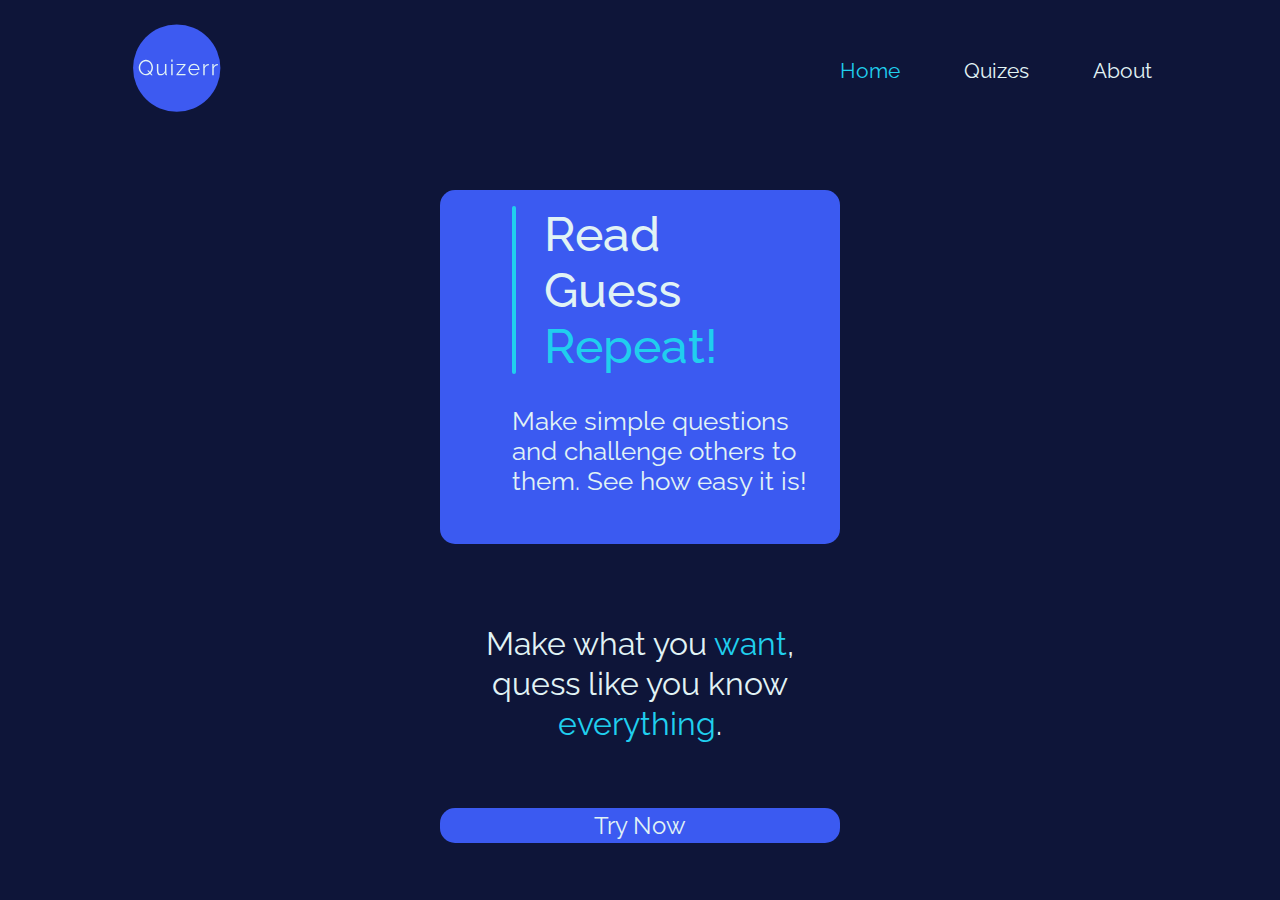
<file: index.html>
<!DOCTYPE html>
<html lang="en">
  <head>
    <meta charset="UTF-8" />
    <meta http-equiv="X-UA-Compatible" content="IE=edge" />
    <meta name="viewport" content="width=device-width, initial-scale=1.0" />

    <meta
      name="keywords"
      content="Quizzes, Quizzer, Quiz, Quiz App, Quizes Online, Quizes, Quizz"
    />
    <meta
      name="description"
      content="Quizzer, Make simple questions and challenge others to them. See how easy it is!"
    />
    <link rel="stylesheet" href="./styles/main.css" />
    <link rel="stylesheet" href="./styles/home.css" />
    <link rel="stylesheet" href="./styles/responsive.css" />

    <title>Quizzer - Just Fun!</title>
    <script src="./js/index.js" defer></script>
  </head>
  <body>
    <header class="header">
      <a href="./index.html" class="logo-link"
        ><img src="./images/logo.svg" alt="logo" class="logo"
      /></a>
      <nav class="desktop-nav">
        <ul class="desktop-list">
          <li class="desktop-list-item">
            <a href="#" class="desktop-link active">Home</a>
          </li>
          <li class="desktop-list-item">
            <a href="./pages/quizes.html" class="desktop-link">Quizes</a>
          </li>
          <li class="desktop-list-item">
            <a href="./pages/about.html" class="desktop-link">About</a>
          </li>
        </ul>
      </nav>
    </header>
    <main class="main">
      <article class="main-content">
        <section class="top-content">
          <p class="top-p">Read</p>
          <p class="top-p">Guess</p>
          <p class="top-p blue-text">Repeat!</p>
        </section>
        <section class="bottom-content">
          <p class="desc">
            Make simple questions and challenge others to them. See how easy it
            is!
          </p>
        </section>
      </article>

      <section class="bottom-main">
        <p class="button-desc-tablet">
          Make what you <i class="blue">want</i>, quess like you know
          <i class="blue">everything</i>.
        </p>
        <a class="join-now cursor" data-join-now>Try Now</a>
      </section>
    </main>
    <nav class="mobile-nav">
      <ul class="mobile-list">
        <li class="mobile-list-item">
          <a href="#" class="mobile-link active">Home</a>
        </li>
        <li class="mobile-list-item">
          <a href="./pages/quizes.html" class="mobile-link">Quizes</a>
        </li>
        <li class="mobile-list-item">
          <a href="./pages/about.html" class="mobile-link">About</a>
        </li>
      </ul>
    </nav>
  </body>
</html>
</file>
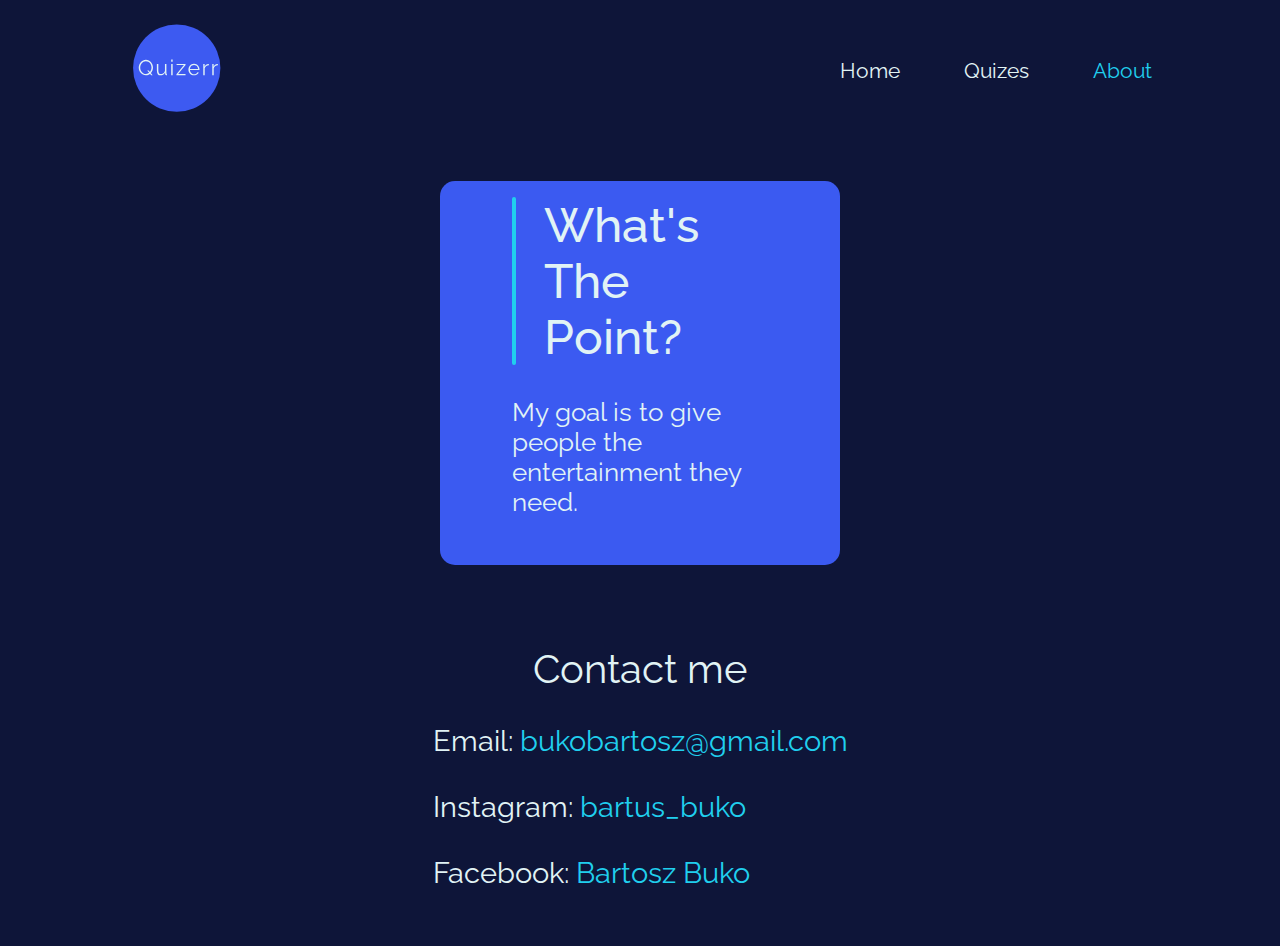
<file: pages/about.html>
<!DOCTYPE html>
<html lang="en">
  <head>
    <meta charset="UTF-8" />
    <meta http-equiv="X-UA-Compatible" content="IE=edge" />
    <meta name="viewport" content="width=device-width, initial-scale=1.0" />
    <link rel="stylesheet" href="../styles/main.css" />
    <link rel="stylesheet" href="../styles/home.css" />
    <link rel="stylesheet" href="../styles/about.css" />
    <link rel="stylesheet" href="../styles/responsive.css" />

    <title>Quizzer - About</title>
  </head>
  <body>
    <header class="header">
      <a href="../index.html" class="logo-link"
        ><img src="../images/logo.svg" alt="logo" class="logo"
      /></a>
      <nav class="desktop-nav">
        <ul class="desktop-list">
          <li class="desktop-list-item">
            <a href="../index.html" class="desktop-link">Home</a>
          </li>
          <li class="desktop-list-item">
            <a href="./quizes.html" class="desktop-link">Quizes</a>
          </li>
          <li class="desktop-list-item">
            <a href="./pages/about.html" class="desktop-link active">About</a>
          </li>
        </ul>
      </nav>
    </header>
    <main class="main about-main">
      <article class="main-content">
        <section class="top-content">
          <p class="top-p">What's</p>
          <p class="top-p">The</p>
          <p class="top-p">Point?</p>
        </section>
        <section class="bottom-content">
          <p class="desc">
            My goal is to give people the entertainment they need.
            <span class="tablet-desc"
              >Quizzer is a platform for learning but also for fun.</span
            >
            <span class="desktop-desc"
              >Have fun creating and solving quizzes.
            </span>
          </p>
        </section>
      </article>
      <article class="contact-me">
        <h1 class="contact">Contact me</h1>
        <div class="contact-info">
          <div class="info email">
            Email:
            <a href="mailto:bukobartosz@gmail.com" target="_blank"
              >bukobartosz@gmail.com</a
            >
          </div>
          <div class="info instagram">
            Instagram:
            <a href="https://instagram.com/bartus_buko" target="_blank"
              >bartus_buko</a
            >
          </div>
          <div class="info facebook">
            Facebook:
            <a href="https://facebook.com/bartosz.buko.73" target="_blank"
              >Bartosz Buko</a
            >
          </div>
        </div>
      </article>
    </main>
    <nav class="mobile-nav">
      <ul class="mobile-list">
        <li class="mobile-list-item">
          <a href="../index.html" class="mobile-link">Home</a>
        </li>
        <li class="mobile-list-item">
          <a href="./quizes.html" class="mobile-link">Quizes</a>
        </li>
        <li class="mobile-list-item">
          <a href="./pages/about.html" class="mobile-link active">About</a>
        </li>
      </ul>
    </nav>
  </body>
</html>
</file>
<file: styles/main.css>
@import url("./variables.css");
@import url("https://fonts.googleapis.com/css2?family=Raleway:wght@200;300;400;500&display=swap");
*,
*::before,
*::after {
  margin: 0;
  padding: 0;
  box-sizing: border-box;
}

body {
  background: var(--bcg-primary);
  color: var(--clr-primary);
  font-family: "Raleway", sans-serif;
  height: 100vh;
  overflow-y: hidden;
  display: flex;
  flex-direction: column;
  align-items: center;
}

.desktop-nav {
  display: none;
}

.header {
  margin-top: 1.1rem;
  width: 100vw;
  display: flex;
  justify-content: center;
  align-items: center;
}

.mobile-nav {
  flex-grow: 1;
  display: flex;
  align-items: end;
  font-size: 1.23rem;
  width: 100vw;
  margin: 1rem 0 4.3rem 0;
}

.mobile-list {
  display: flex;
  width: 100vw;
  justify-content: space-around;
  align-items: center;
  list-style: none;
}

.mobile-link,
.desktop-link {
  color: var(--clr-primary);
  text-decoration: none;
  transition: color var(--transition-speed) ease-in-out;
  -webkit-transition: color var(--transition-speed) ease-in-out;
  -moz-transition: color var(--transition-speed) ease-in-out;
  -ms-transition: color var(--transition-speed) ease-in-out;
  -o-transition: color var(--transition-speed) ease-in-out;
}

.mobile-link:hover,
.desktop-link:hover {
  color: var(--clr-secondary);
}

.active {
  color: var(--clr-secondary);
  pointer-events: none;
}

.blue-text {
  color: var(--clr-secondary);
}

.cursor {
  cursor: pointer;
}
</file>
<file: styles/home.css>
@import url("./variables.css");
@import url("./animations.css");

.main,
.main-content {
  display: flex;
  flex-direction: column;
  justify-content: center;
  align-items: center;
}

.main {
  margin-top: 4rem;
  row-gap: 5rem;
  flex-grow: 1;
}

.main-content {
  background-color: var(--bcg-secondary);
  width: min(65vw, 400px);
  padding: 1rem 2rem;
  row-gap: 2rem;
  border-radius: 15px;
  -webkit-border-radius: 15px;
  -moz-border-radius: 15px;
  -ms-border-radius: 15px;
  -o-border-radius: 15px;
  z-index: 2;
}

.top-content {
  position: relative;
}

.top-content::before {
  content: "";
  position: absolute;
  left: -2rem;
  height: 100%;
  width: 4px;
  border-radius: 100vw;
  background-color: var(--clr-secondary);
  -webkit-border-radius: 100vw;
  -moz-border-radius: 100vw;
  -ms-border-radius: 100vw;
  -o-border-radius: 100vw;
}

.bottom-content {
  text-align: left;
  max-width: 300px;
}

.top-p {
  font-size: clamp(2.2rem, 5vw, 3rem);
  font-weight: 500;
}

.desc {
  font-size: clamp(1.1rem, 3vw, 1.6rem);
}

.button-desc-tablet {
  display: none;
}
.bottom-main {
  width: 100%;
}
.join-now {
  width: 100%;
  background: var(--bcg-secondary);
  max-width: 400px;
  font-family: inherit;
  font-size: 1.5rem;
  border: none;
  color: inherit;
  padding: 0.2rem 0;
  border-radius: 15px;
  -webkit-border-radius: 15px;
  -moz-border-radius: 15px;
  -ms-border-radius: 15px;
  -o-border-radius: 15px;
  display: flex;
  justify-content: center;
  align-items: center;
  text-decoration: none;
}

.animate-join {
  -webkit-animation: slide-out-blurred-top 0.45s
    cubic-bezier(0.755, 0.05, 0.855, 0.06) both;
  animation: slide-out-blurred-top 0.45s cubic-bezier(0.755, 0.05, 0.855, 0.06)
    both;
}
.animate-join-desktop {
  -webkit-animation: scale 0.7s ease-in-out forwards;
  animation: scale 0.7s ease-in-out forwards;
  pointer-events: none;
}
</file>
<file: styles/responsive.css>
@import url("./variables.css");

@media screen and (min-width: 768px) {
  body {
    overflow: visible;
    overflow-x: hidden !important;
  }
  .mobile-nav {
    display: none !important;
  }

  .header {
    margin-top: 1.5rem;
    display: flex;
    width: 80vw;
    justify-content: space-between;
    align-items: center;
  }

  .desktop-nav {
    display: flex;
  }

  .desktop-list {
    display: flex;
    flex-direction: row;
    justify-content: space-between;
    width: 15em;
    list-style: none;
    font-size: clamp(1rem, 2.25vw, 1.3rem);
  }
  .logo {
    width: 100px;
  }

  .main-content {
    align-items: start;
    padding-left: 4.5em;
    padding-bottom: 3em;
  }

  .top-content {
    margin-left: 2rem;
  }

  .main {
    width: min(65vw, 400px);
  }

  .button-desc-tablet {
    display: initial;
    font-size: clamp(1.3rem, 3.3vw, 2rem);
    width: 80%;
    max-width: 450px;
    text-align: center;
    line-height: 125%;
  }
  .bottom-main {
    display: flex;
    flex-direction: column;
    row-gap: 4em;
    padding-bottom: 3em;
    align-items: center;
  }

  .blue {
    color: var(--clr-secondary);
    font-style: normal;
  }
  .quizes-main {
    grid-template-columns: repeat(2, 1fr);
    column-gap: 2em;
    padding-bottom: 2em;
    flex-grow: 1;
  }
  .quiz {
    cursor: pointer;
    position: relative;
  }

  .about-main {
    width: auto;
  }
}

@media screen and (min-width: 1440px) {
  .header {
    margin-bottom: 1rem;
  }
  .main {
    margin-bottom: 8em;
    flex-direction: row;
    width: fit-content;
    column-gap: 15em;
  }

  .sort-by {
    cursor: pointer;
  }

  .sort-by > img {
    transition: transform var(--transition-speed) ease-in-out;
    -webkit-transition: transform var(--transition-speed) ease-in-out;
    -moz-transition: transform var(--transition-speed) ease-in-out;
    -ms-transition: transform var(--transition-speed) ease-in-out;
    -o-transition: transform var(--transition-speed) ease-in-out;
  }

  .sort-by:hover > img {
    transform: translateX(6px);
    -webkit-transform: translateX(6px);
    -moz-transform: translateX(6px);
    -ms-transform: translateX(6px);
    -o-transform: translateX(6px);
  }

  .join-now {
    z-index: 3;
    padding: 0.5em 0;
    font-size: 1.8rem;
    font-weight: 500;
    transition: background-color var(--transition-speed) ease-in-out;
    -webkit-transition: background-color var(--transition-speed) ease-in-out;
    -moz-transition: background-color var(--transition-speed) ease-in-out;
    -ms-transition: background-color var(--transition-speed) ease-in-out;
    -o-transition: background-color var(--transition-speed) ease-in-out;
  }

  .join-now:hover {
    background-color: hsl(230, 87%, 54%);
  }

  .main-content {
    row-gap: 4em;
    width: 80%;
    padding: 4em 4.8em;
  }
  .bottom-main {
    row-gap: 7em;
  }

  .quizes-main {
    margin-top: 4em;
    grid-template-columns: repeat(3, 1fr);
    gap: 5em;
  }

  .desktop-left {
    border-left: 3px solid var(--clr-primary);
    border-right: none;
  }
  .center {
    border: none;
    border-top: 3px solid var(--clr-primary);
  }

  .quiz {
    padding: 0.7em 1.2em;
    transition: border-color var(--transition-speed) ease-in-out;
    -webkit-transition: border-color var(--transition-speed) ease-in-out;
    -moz-transition: border-color var(--transition-speed) ease-in-out;
    -ms-transition: border-color var(--transition-speed) ease-in-out;
    -o-transition: border-color var(--transition-speed) ease-in-out;
  }

  .quiz:hover.quiz::before,
  .quiz:hover.quiz::after {
    width: calc(300px + 10%);
    height: calc(300px + 10%);
  }
  .about-main .main-content {
    width: 45%;
  }

  .contact-info {
    display: flex;
    flex-direction: column;
    margin-top: 2em;
    row-gap: 2.5em;
    width: 450px;
  }
}
</file>
<file: styles/about.css>
@import url("./variables.css");

.tablet-desc,
.desktop-desc {
  display: none;
}

.contact-me {
  display: flex;
  flex-direction: column;
  justify-content: center;
  align-items: center;
  row-gap: 2em;
  margin-bottom: 3.5rem;
}

.contact {
  font-size: clamp(2rem, 5vw, 2.5rem);
  font-weight: 400;
}

.contact-info {
  display: flex;
  flex-direction: column;

  row-gap: 2em;
  width: fit-content;
}
.info {
  font-size: clamp(1rem, 4vw, 1.8rem);
}

.contact-info a {
  text-decoration: none;
  color: var(--clr-secondary);
  font-size: clamp(1rem, 4vw, 1.8rem);
}
</file>
